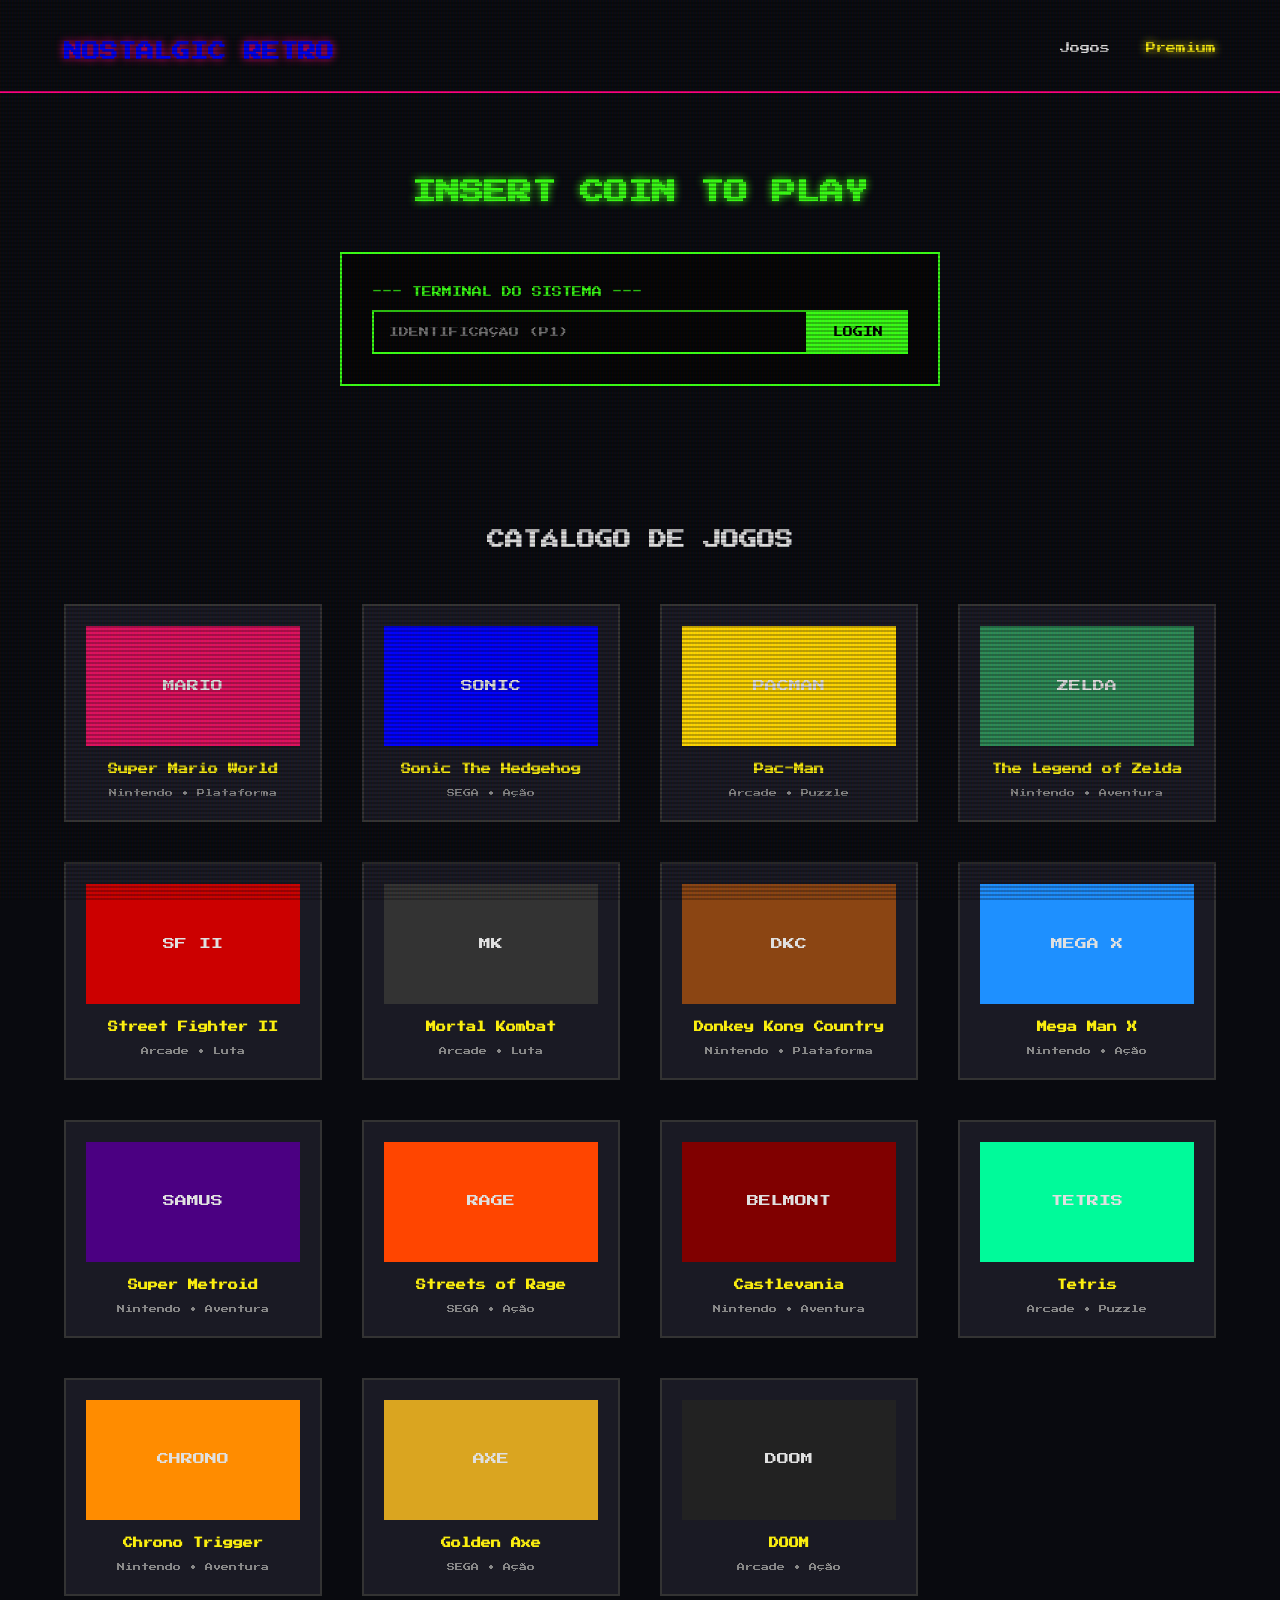
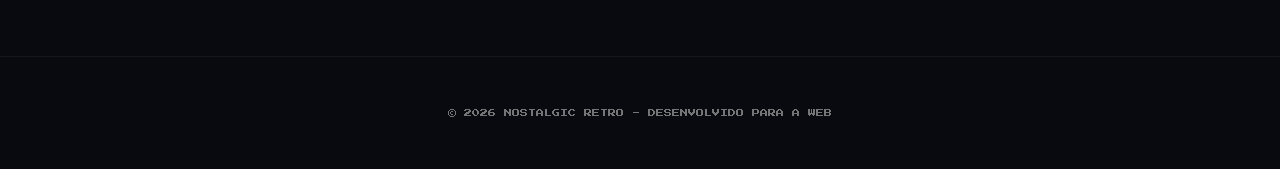
<file: index.html>
<!DOCTYPE html>
<html lang="pt-BR">
<head>
    <meta charset="UTF-8">
    <meta name="viewport" content="width=device-width, initial-scale=1.0">
    <meta name="description" content="Catálogo de jogos retrô. Base profissional para projetos web.">
    <title>Nostalgic Retro - Home</title>
    <link rel="icon" href="data:image/svg+xml,<svg xmlns=%22http://www.w3.org/2000/svg%22 viewBox=%220 0 100 100%22><text y=%22.9em%22 font-size=%2290%22>🕹️</text></svg>">
    <link href="https://fonts.googleapis.com/css2?family=Press+Start+2P&display=swap" rel="stylesheet">
    <link rel="stylesheet" href="style.css">
</head>
<body>
    <div class="scanlines"></div>

    <header>
        <h1 class="logo glow-neon-pink"><a href="index.html">NOSTALGIC RETRO</a></h1>
        <nav>
            <a href="index.html" class="nav-link">Jogos</a>
            <a href="premium.html" class="nav-link glow-neon-yellow">Premium</a>
        </nav>
    </header>

    <main>
        <section class="hero">
            <h2 class="glow-neon-green">INSERT COIN TO PLAY</h2>
            <div class="terminal-box">
                <p>--- TERMINAL DO SISTEMA ---</p>
                <div class="input-group">
                    <input type="text" id="nomeUsuario" placeholder="IDENTIFICAÇÃO (P1)" autocomplete="off">
                    <button class="btn-retro btn-green" onclick="salvarUsuario()">LOGIN</button>
                </div>
                <p id="resultado" class="blink"></p>
            </div>
        </section>

        <section class="catalog-section">
            <h2 class="section-title">CATÁLOGO DE JOGOS</h2>
            <div class="games-grid" id="main-grid">
                </div>
        </section>
    </main>

    <footer>
        <p>© 2026 NOSTALGIC RETRO - DESENVOLVIDO PARA A WEB</p>
    </footer>
    <script src="script.js"></script>
</body>
</html>
</file>
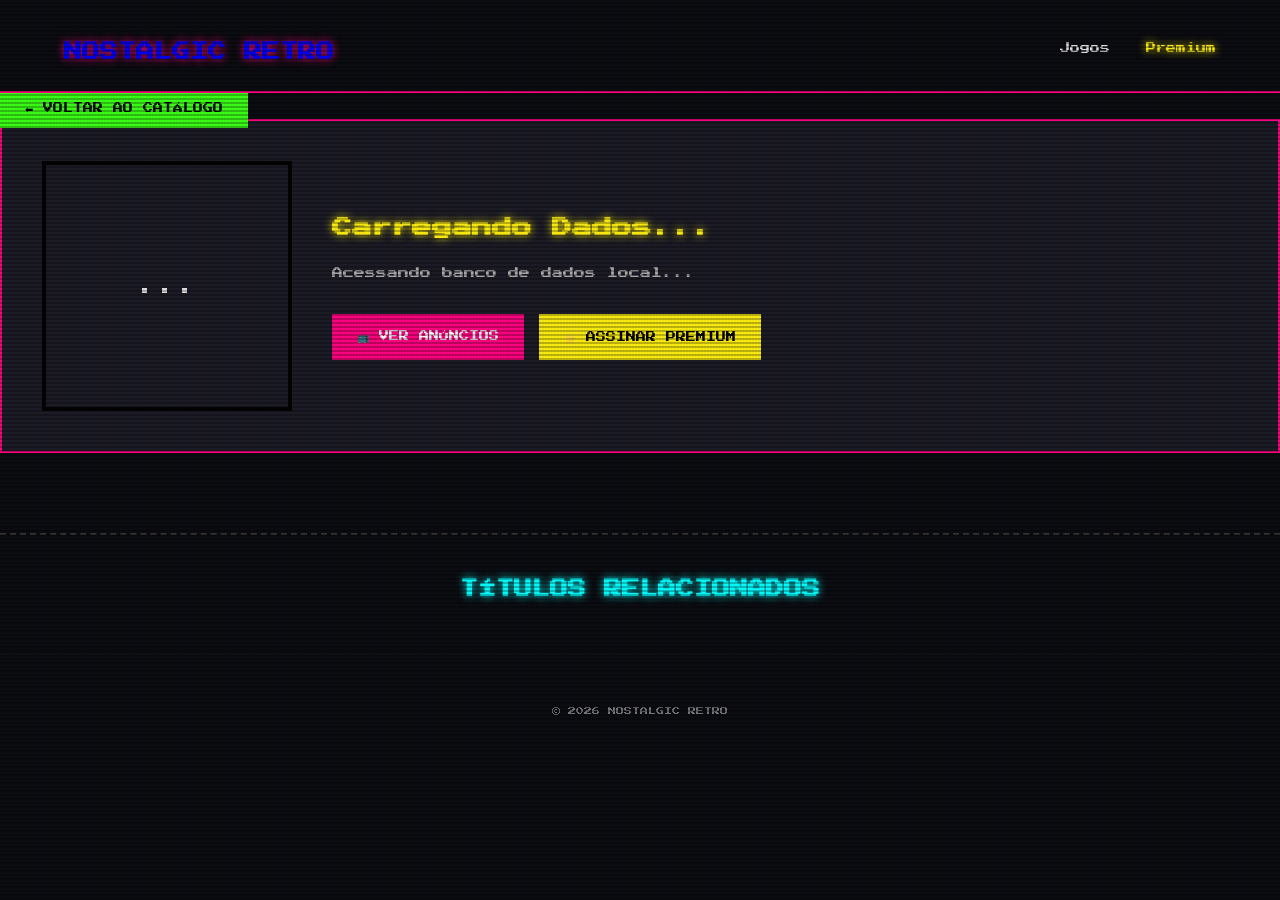
<file: detalhes.html>
<!DOCTYPE html>
<html lang="pt-BR">
<head>
    <meta charset="UTF-8">
    <meta name="viewport" content="width=device-width, initial-scale=1.0">
    <meta name="description" content="Detalhes do jogo e recomendações do sistema.">
    <title>Nostalgic Retro - Detalhes</title>
    <link rel="icon" href="data:image/svg+xml,<svg xmlns=%22http://www.w3.org/2000/svg%22 viewBox=%220 0 100 100%22><text y=%22.9em%22 font-size=%2290%22>🕹️</text></svg>">
    <link href="https://fonts.googleapis.com/css2?family=Press+Start+2P&display=swap" rel="stylesheet">
    <link rel="stylesheet" href="style.css">
</head>
<body>
    <div class="scanlines"></div>

    <header>
        <h1 class="logo glow-neon-pink"><a href="index.html">NOSTALGIC RETRO</a></h1>
        <nav>
            <a href="index.html" class="nav-link">Jogos</a>
            <a href="premium.html" class="nav-link glow-neon-yellow">Premium</a>
        </nav>
    </header>

    <main>
        <section class="game-details-preview">
            <a href="index.html" class="btn-retro btn-green btn-back">⬅ VOLTAR AO CATÁLOGO</a>
            
            <article class="details-container">
                <div class="details-left">
                    <div id="game-cover" class="big-cover">...</div>
                </div>
                <div class="details-right">
                    <h2 id="game-title" class="glow-neon-yellow">Carregando Dados...</h2>
                    <p id="game-desc" class="desc">Acessando banco de dados local...</p>
                    <div class="actions">
                        <button class="btn-retro btn-pink" onclick="alert('Sistema de Ads indisponível.')">📺 VER ANÚNCIOS</button>
                        <a href="premium.html" class="btn-retro btn-yellow">⭐ ASSINAR PREMIUM</a>
                    </div>
                </div>
            </article>
        </section>

        <section class="suggestions-section">
            <h2 class="section-title glow-neon-blue">TÍTULOS RELACIONADOS</h2>
            <div class="games-grid" id="recommendations-grid">
                </div>
        </section>
    </main>

    <footer>
        <p>© 2026 NOSTALGIC RETRO</p>
    </footer>
    <script src="script.js"></script>
</body>
</html>
</file>
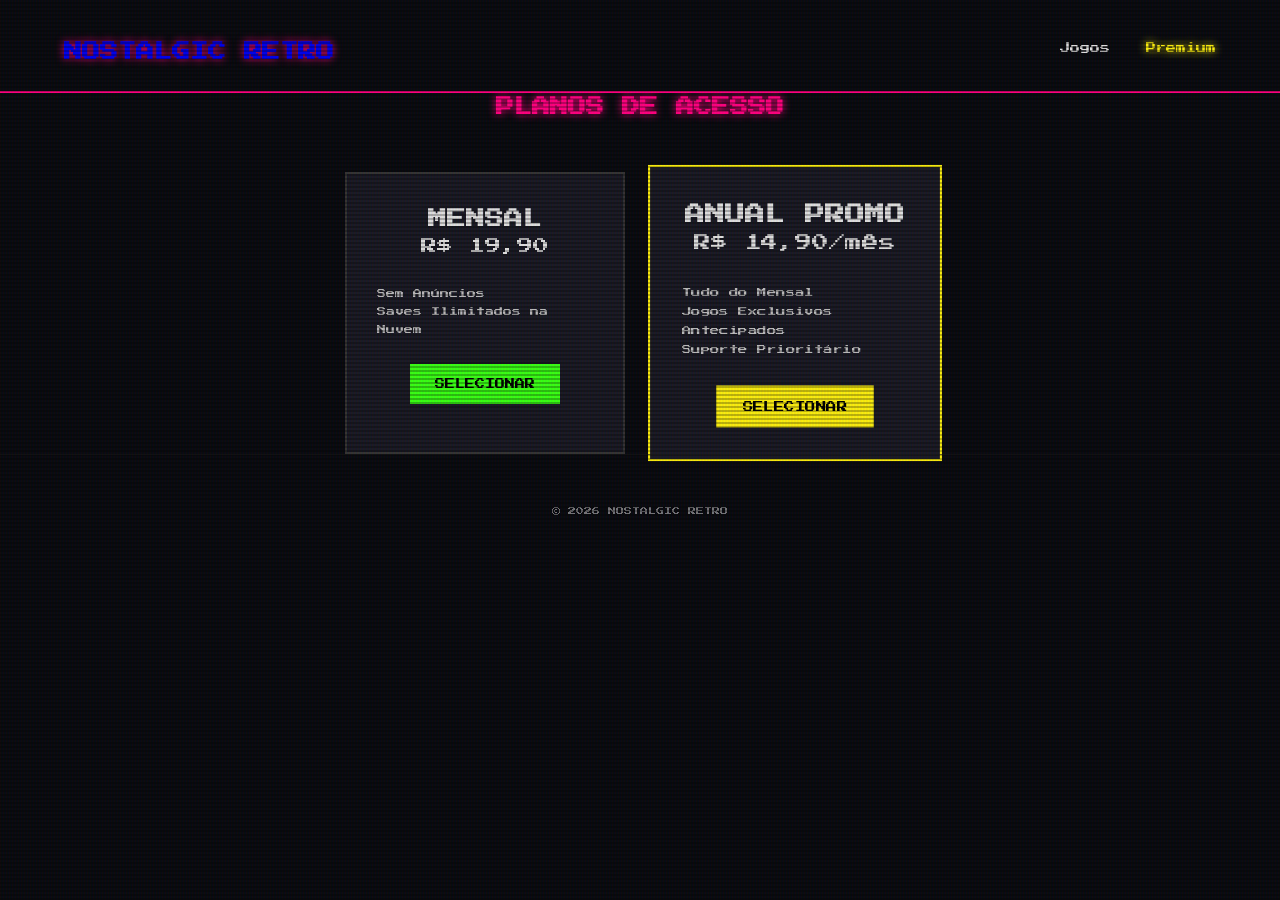
<file: premium.html>
<!DOCTYPE html>
<html lang="pt-BR">
<head>
    <meta charset="UTF-8">
    <meta name="viewport" content="width=device-width, initial-scale=1.0">
    <meta name="description" content="Assinaturas premium do Nostalgic Retro.">
    <title>Nostalgic Retro - Premium</title>
    <link rel="icon" href="data:image/svg+xml,<svg xmlns=%22http://www.w3.org/2000/svg%22 viewBox=%220 0 100 100%22><text y=%22.9em%22 font-size=%2290%22>🕹️</text></svg>">
    <link href="https://fonts.googleapis.com/css2?family=Press+Start+2P&display=swap" rel="stylesheet">
    <link rel="stylesheet" href="style.css">
</head>
<body>
    <div class="scanlines"></div>

    <header>
        <h1 class="logo glow-neon-pink"><a href="index.html">NOSTALGIC RETRO</a></h1>
        <nav>
            <a href="index.html" class="nav-link">Jogos</a>
            <a href="premium.html" class="nav-link glow-neon-yellow">Premium</a>
        </nav>
    </header>

    <main>
        <section class="subscription-section">
            <h2 class="section-title glow-neon-pink">PLANOS DE ACESSO</h2>
            <div class="plans-container">
                <article class="plan-card">
                    <h3>MENSAL</h3>
                    <div class="price">R$ 19,90</div>
                    <ul>
                        <li>Sem Anúncios</li>
                        <li>Saves Ilimitados na Nuvem</li>
                    </ul>
                    <button class="btn-retro btn-green">SELECIONAR</button>
                </article>
                <article class="plan-card highlight">
                    <h3>ANUAL <span class="badge">PROMO</span></h3>
                    <div class="price">R$ 14,90<span>/mês</span></div>
                    <ul>
                        <li>Tudo do Mensal</li>
                        <li>Jogos Exclusivos Antecipados</li>
                        <li>Suporte Prioritário</li>
                    </ul>
                    <button class="btn-retro btn-yellow">SELECIONAR</button>
                </article>
            </div>
        </section>
    </main>

    <footer>
        <p>© 2026 NOSTALGIC RETRO</p>
    </footer>
    <script src="script.js"></script>
</body>
</html>
</file>
<file: style.css>
:root {
    --bg-dark: #090a0f;
    --bg-panel: #1a1a24;
    --neon-pink: #ff007f;
    --neon-green: #39ff14;
    --neon-yellow: #fbee0f;
    --neon-blue: #00ffff;
    --text-light: #e0e0e0;
}

* { margin: 0; padding: 0; box-sizing: border-box; }

/* Scrollbar Profissional */
::-webkit-scrollbar { width: 8px; }
::-webkit-scrollbar-track { background: var(--bg-dark); }
::-webkit-scrollbar-thumb { background: var(--neon-pink); }

body {
    background-color: var(--bg-dark);
    color: var(--text-light);
    font-family: 'Press Start 2P', cursive;
    line-height: 1.6;
    overflow-x: hidden;
}

.scanlines {
    position: fixed; top: 0; left: 0; width: 100vw; height: 100vh;
    background: linear-gradient(rgba(18, 16, 16, 0) 50%, rgba(0, 0, 0, 0.25) 50%), 
                linear-gradient(90deg, rgba(255, 0, 0, 0.06), rgba(0, 255, 0, 0.02), rgba(0, 0, 255, 0.06));
    background-size: 100% 4px, 3px 100%; z-index: 9999; pointer-events: none;
}

header {
    display: flex; justify-content: space-between; align-items: center;
    padding: 20px 5%; border-bottom: 2px solid var(--neon-pink);
    position: sticky; top: 0; background: var(--bg-dark); z-index: 100;
}

header h1 a { text-decoration: none; font-size: 18px; }
.nav-link { color: var(--text-light); text-decoration: none; margin-left: 20px; font-size: 10px; transition: 0.3s; }
.nav-link:hover { color: var(--neon-blue); }

.glow-neon-pink { text-shadow: 0 0 8px var(--neon-pink); color: var(--neon-pink); }
.glow-neon-green { text-shadow: 0 0 8px var(--neon-green); color: var(--neon-green); }
.glow-neon-yellow { text-shadow: 0 0 8px var(--neon-yellow); color: var(--neon-yellow); }
.glow-neon-blue { text-shadow: 0 0 8px var(--neon-blue); color: var(--neon-blue); }

/* HERO E TERMINAL CENTRALIZADOS */
.hero { 
    padding: 80px 5%; 
    text-align: center; /* Centraliza o título H2 */
}

.hero h2 { margin-bottom: 40px; }

.terminal-box {
    background: #050505; border: 2px solid var(--neon-green); 
    padding: 30px; max-width: 600px; margin: 0 auto; /* Centraliza a caixa na tela */
    color: var(--neon-green); font-size: 10px; text-align: left; /* Texto dentro da caixa à esquerda */
}

.terminal-header { margin-bottom: 15px; opacity: 0.8; }

.input-group { 
    display: flex; 
    gap: 0; /* Remove o gap para ficarem colados ou use um valor pequeno */
    margin-top: 10px; 
    align-items: stretch; /* Alinha altura do botão e do input */
}

.input-group input {
    flex: 1; background: transparent; border: 2px solid var(--neon-green);
    color: var(--neon-green); font-family: 'Press Start 2P'; 
    padding: 15px; font-size: 10px; outline: none;
}

.btn-retro {
    font-family: 'Press Start 2P'; padding: 15px 25px; border: none; 
    cursor: pointer; font-size: 10px; transition: 0.2s; text-decoration: none;
}
.btn-retro:hover { filter: brightness(1.2); transform: translateY(-2px); }

.btn-green { background: var(--neon-green); color: #000; }
.btn-pink { background: var(--neon-pink); color: #fff; }
.btn-yellow { background: var(--neon-yellow); color: #000; }

/* GRID DE JOGOS */
.catalog-section { padding: 60px 5%; }
.section-title { text-align: center; margin-bottom: 50px; font-size: 18px; }

.games-grid { 
    display: grid; 
    grid-template-columns: repeat(auto-fill, minmax(200px, 1fr)); 
    gap: 40px; /* Espaço entre os cards */
}

.game-card {
    background: var(--bg-panel); border: 2px solid #333; padding: 20px;
    text-align: center; cursor: pointer; transition: 0.3s;
    display: flex; flex-direction: column;
}
.game-card:hover { border-color: var(--neon-blue); transform: scale(1.05); }

.game-cover { height: 120px; display: flex; align-items: center; justify-content: center; margin-bottom: 15px; font-size: 12px; }
.game-title { font-size: 10px; color: var(--neon-yellow); margin-bottom: 10px; white-space: nowrap; overflow: hidden; text-overflow: ellipsis; }

/* DETALHES */
.details-container {
    display: flex; background: var(--bg-panel); border: 2px solid var(--neon-pink); 
    padding: 40px; gap: 40px; align-items: center;
}
.big-cover { width: 250px; height: 250px; display: flex; align-items: center; justify-content: center; font-size: 20px; border: 4px solid #000; }
.details-right { flex: 1; }
.details-right h2 { font-size: 20px; margin-bottom: 20px; }
.details-right .desc { font-size: 11px; color: #aaa; margin-bottom: 30px; line-height: 1.8; }
.actions { display: flex; gap: 15px; flex-wrap: wrap; }

.suggestions-section { border-top: 2px dashed #333; margin-top: 80px; padding-top: 40px; }

/* PLANOS */
.plans-container { display: flex; justify-content: center; gap: 30px; flex-wrap: wrap; }
.plan-card { background: var(--bg-panel); border: 2px solid #333; padding: 30px; width: 280px; text-align: center; }
.plan-card.highlight { border-color: var(--neon-yellow); transform: scale(1.05); }
.plan-card ul { list-style: none; font-size: 9px; margin: 25px 0; text-align: left; color: #bbb; line-height: 2; }

footer { text-align: center; padding: 50px; font-size: 8px; opacity: 0.5; border-top: 1px solid #222; }

@media (max-width: 768px) {
    .details-container { flex-direction: column; text-align: center; }
    .big-cover { width: 100%; height: 200px; }
    .input-group { flex-direction: column; }
}
</file>
